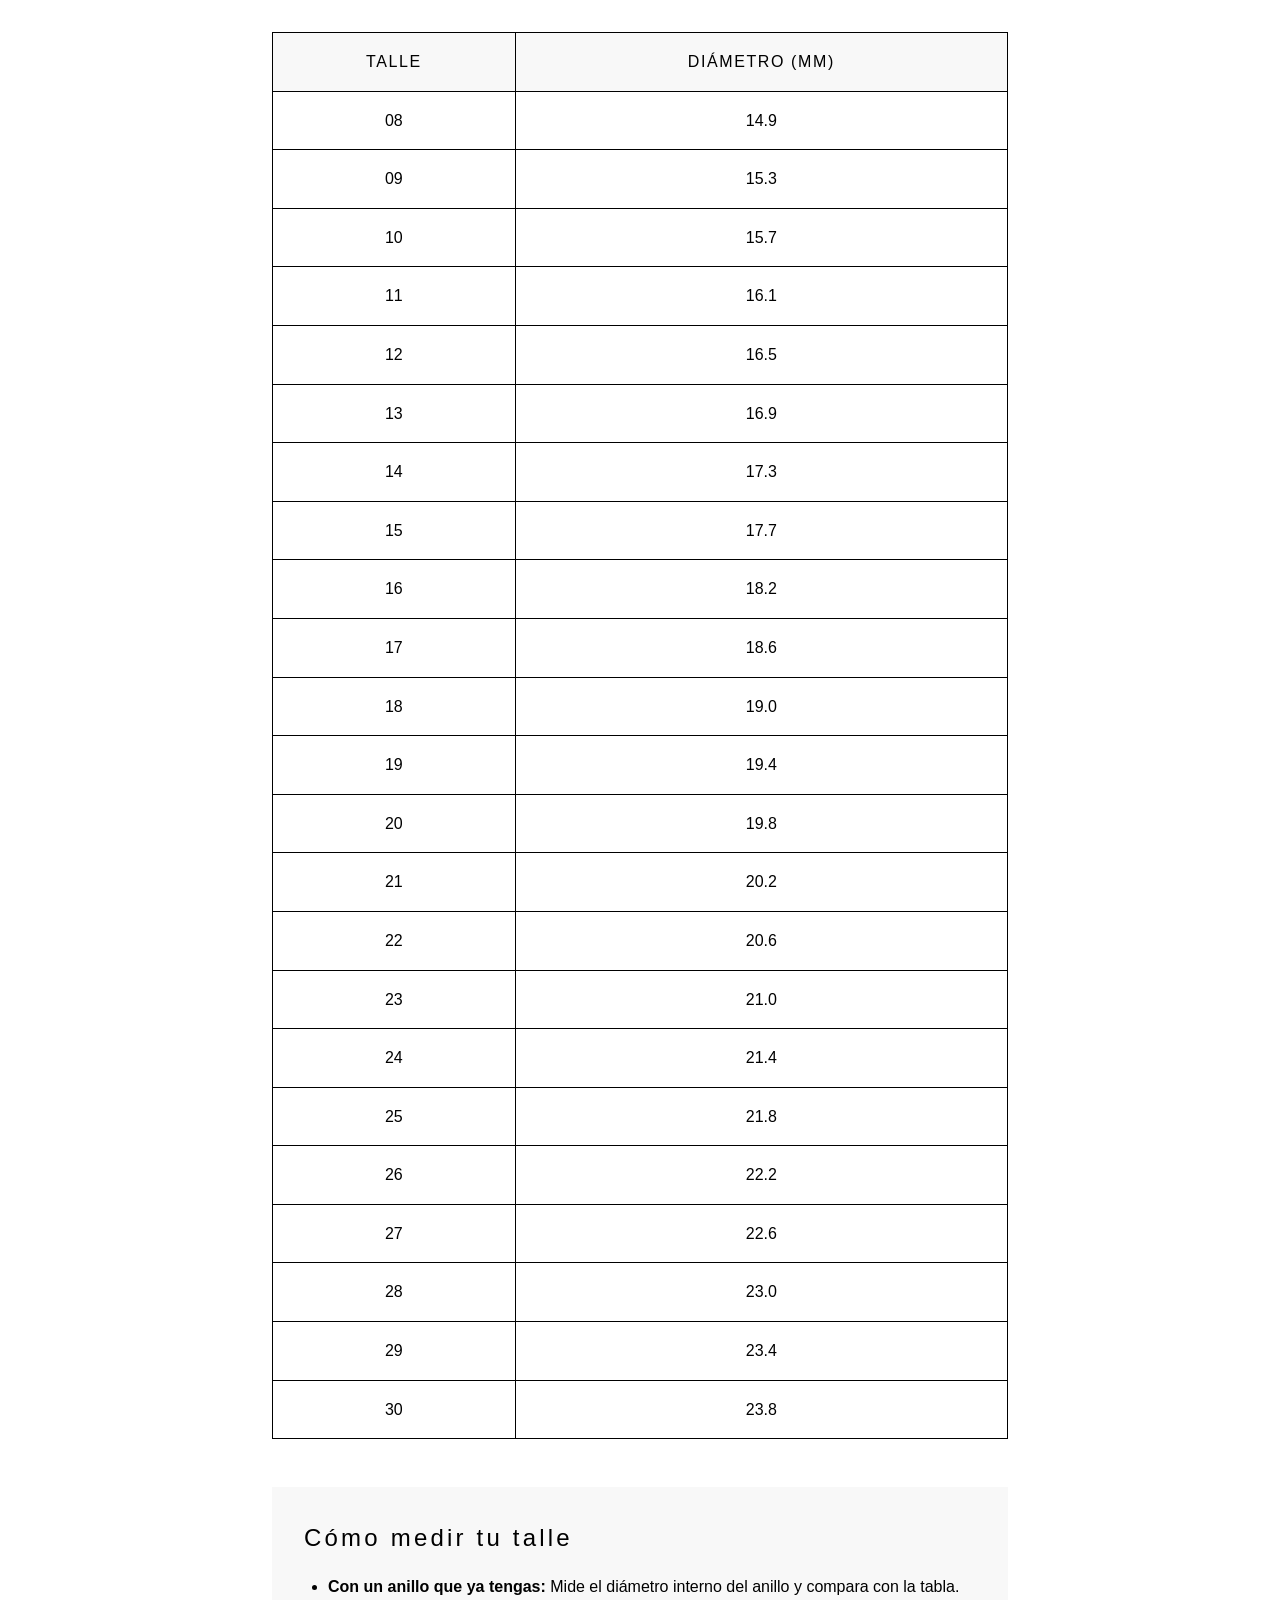
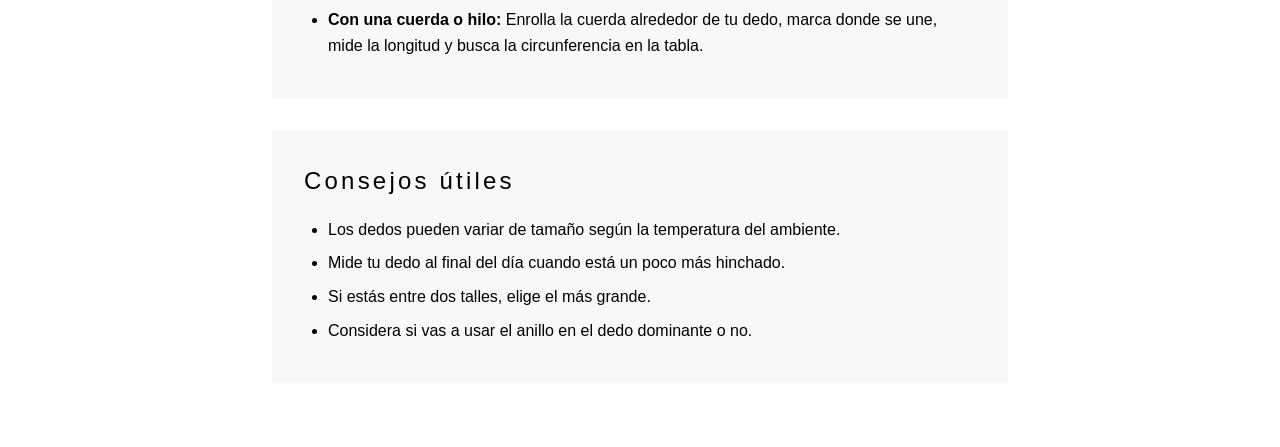
<file: guia_talles.html>
<!DOCTYPE html>
<html lang="es">
<head>
    <meta charset="UTF-8">
    <meta name="viewport" content="width=device-width, initial-scale=1.0">
    <title>FINA - Guía de Talles</title>
    <style>
        * {
            margin: 0;
            padding: 0;
            box-sizing: border-box;
        }

        body {
            font-family: 'Helvetica Neue', Helvetica, Arial, sans-serif;
            color: #000;
            line-height: 1.6;
            background: #fff;
            padding: 2rem;
            max-width: 800px;
            margin: 0 auto;
        }

        h1 {
            font-size: 2rem;
            font-weight: 300;
            margin-bottom: 2rem;
            text-align: center;
            letter-spacing: 0.3rem;
            text-transform: uppercase;
        }

        .intro {
            text-align: center;
            margin-bottom: 3rem;
            color: #666;
        }

        .size-table {
            width: 100%;
            border-collapse: collapse;
            margin-bottom: 3rem;
        }

        .size-table th,
        .size-table td {
            border: 1px solid #000;
            padding: 1rem;
            text-align: center;
        }

        .size-table th {
            background: #f8f8f8;
            font-weight: 400;
            text-transform: uppercase;
            letter-spacing: 0.1rem;
        }

        .tips {
            background: #f8f8f8;
            padding: 2rem;
            margin-bottom: 2rem;
        }

        .tips h2 {
            font-size: 1.5rem;
            font-weight: 400;
            margin-bottom: 1rem;
            letter-spacing: 0.2rem;
        }

        .tips ul {
            margin-left: 1.5rem;
        }

        .tips li {
            margin-bottom: 0.5rem;
        }

        .chart-placeholder {
            background: #f8f8f8;
            padding: 3rem;
            text-align: center;
            margin-bottom: 2rem;
            border: 1px dashed #000;
        }

        .chart-placeholder p {
            font-size: 0.9rem;
            color: #666;
        }

        .close-btn {
            display: block;
            margin: 2rem auto;
            padding: 1rem 2rem;
            background: #fff;
            border: 2px solid #000;
            cursor: pointer;
            font-size: 0.9rem;
            text-transform: uppercase;
            letter-spacing: 0.1rem;
            text-decoration: none;
            text-align: center;
            transition: all 0.3s;
        }

        .close-btn:hover {
            background: #000;
            color: #fff;
        }
    </style>
</head>
<body>
    <table class="size-table">
        <thead>
            <tr>
                <th>Talle</th>
                <th>Diámetro (mm)</th>
            </tr>
        </thead>
        <tbody>
            <tr>
                <td>08</td>
                <td>14.9</td>
            </tr>
            <tr>
                <td>09</td>
                <td>15.3</td>
            </tr>
            <tr>
                <td>10</td>
                <td>15.7</td>
            </tr>
            <tr>
                <td>11</td>
                <td>16.1</td>
            </tr>
            <tr>
                <td>12</td>
                <td>16.5</td>
            <tr>
                <td>13</td>
                <td>16.9</td>
            </tr>
            <tr>
                <td>14</td>
                <td>17.3</td>
            </tr>
            <tr>
                <td>15</td>
                <td>17.7</td>
            </tr>
            <tr>
                <td>16</td>
                <td>18.2</td>
            </tr>
            <tr>
                <td>17</td>
                <td>18.6</td>
            </tr>
            <tr>
                <td>18</td>
                <td>19.0</td>
            </tr>
            <tr>
                <td>19</td>
                <td>19.4</td>
            </tr>
            <tr>
                <td>20</td>
                <td>19.8</td>
            </tr>
            <tr>
                <td>21</td>
                <td>20.2</td>
            </tr>
            <tr>
                <td>22</td>
                <td>20.6</td>
            </tr>
            <tr>
                <td>23</td>
                <td>21.0</td>
            </tr>
            <tr>
                <td>24</td>
                <td>21.4</td>
            </tr>
            <tr>
                <td>25</td>
                <td>21.8</td>
            </tr>
            <tr>
                <td>26</td>
                <td>22.2</td>
            </tr>
            <tr>
                <td>27</td>
                <td>22.6</td>
            </tr>
            <tr>
                <td>28</td>
                <td>23.0</td>
            </tr>
            <tr>
                <td>29</td>
                <td>23.4</td>
            </tr>
            <tr>
                <td>30</td>
                <td>23.8</td>
            </tr>
        </tbody>
    </table>

    <div class="tips">
        <h2>Cómo medir tu talle</h2>
        <ul>
            <li><strong>Con un anillo que ya tengas:</strong> Mide el diámetro interno del anillo y compara con la tabla.</li>
            <li><strong>Con una cuerda o hilo:</strong> Enrolla la cuerda alrededor de tu dedo, marca donde se une, mide la longitud y busca la circunferencia en la tabla.</li>
        </ul>
    </div>

    <div class="tips">
        <h2>Consejos útiles</h2>
        <ul>
            <li>Los dedos pueden variar de tamaño según la temperatura del ambiente.</li>
            <li>Mide tu dedo al final del día cuando está un poco más hinchado.</li>
            <li>Si estás entre dos talles, elige el más grande.</li>
            <li>Considera si vas a usar el anillo en el dedo dominante o no.</li>
        </ul>
    </div>

</body> <!-- Anda bien igual con este error -->
</html>
</file>
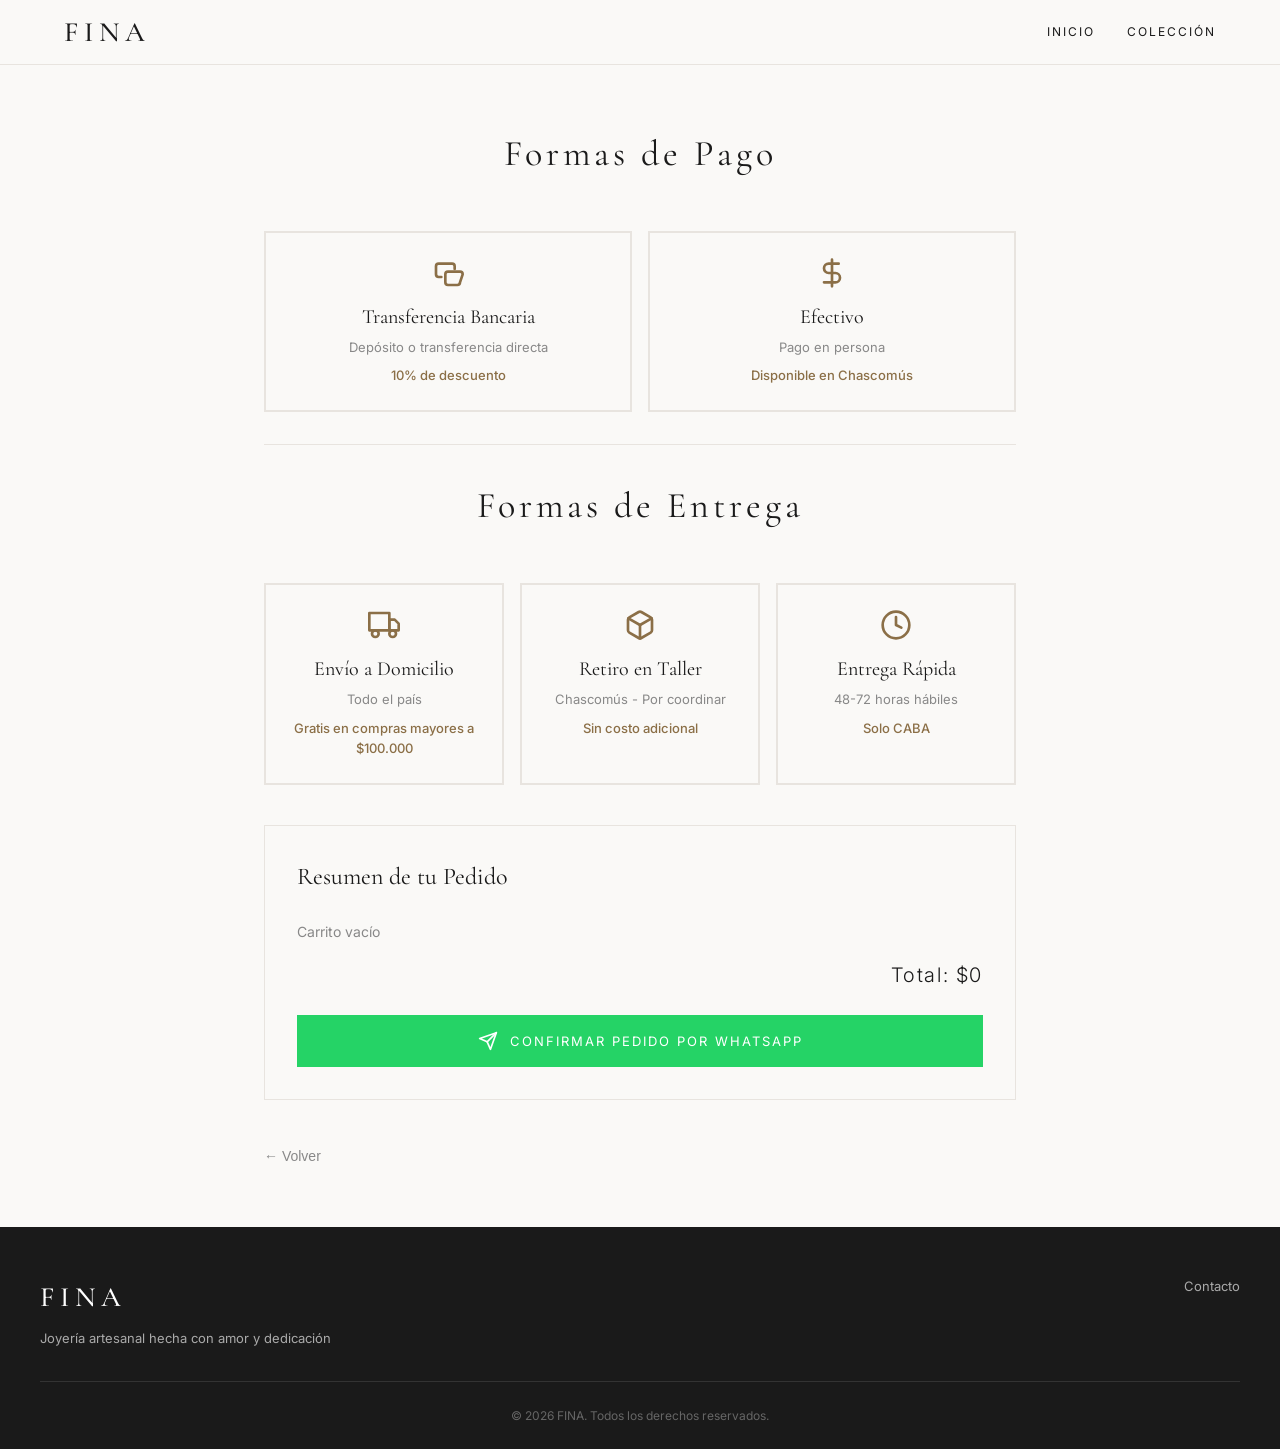
<file: pago.html>
<!DOCTYPE html>
<html lang="es">
<head>
    <meta charset="UTF-8">
    <meta name="viewport" content="width=device-width, initial-scale=1.0">
    <title>FINA - Pago y Entrega</title>
    <link rel="stylesheet" href="styles.css">
</head>
<body>
    <!-- Header -->
    <header>
        <nav class="navbar">
            <div class="logo">FINA</div>
            <div class="nav-links">
                <a href="index.html" class="nav-link">Inicio</a>
                <a href="index.html#anillos" class="nav-link">Colección</a>
            </div>
        </nav>
    </header>

    <!-- Payment Section -->
    <section class="payment-section">
        <div class="payment-container">
            <h2 class="section-title">Formas de Pago</h2>

            <div class="payment-methods">
                <div class="payment-card" data-payment="transferencia" onclick="selectPayment('transferencia')">
                    <div class="payment-icon">
                        <svg xmlns="http://www.w3.org/2000/svg" width="32" height="32" viewBox="0 0 24 24" fill="none" stroke="currentColor" stroke-width="2" stroke-linecap="round" stroke-linejoin="round">
                            <path d="M17 9V7a2 2 0 0 0-2-2H5a2 2 0 0 0-2 2v6a2 2 0 0 0 2 2h2"/>
                            <path d="M21 19a2 2 0 0 1-2 2h-7a2 2 0 0 1-2-2v-6a2 2 0 0 1 2-2h9a2 2 0 0 1 2 2z"/>
                        </svg>
                    </div>
                    <h3>Transferencia Bancaria</h3>
                    <p>Depósito o transferencia directa</p>
                    <p class="payment-highlight">10% de descuento</p>
                </div>

                <div class="payment-card" data-payment="efectivo" onclick="selectPayment('efectivo')">
                    <div class="payment-icon">
                        <svg xmlns="http://www.w3.org/2000/svg" width="32" height="32" viewBox="0 0 24 24" fill="none" stroke="currentColor" stroke-width="2" stroke-linecap="round" stroke-linejoin="round">
                            <path d="M12 2v20M17 5H9.5a3.5 3.5 0 0 0 0 7h5a3.5 3.5 0 0 1 0 7H6"/>
                        </svg>
                    </div>
                    <h3>Efectivo</h3>
                    <p>Pago en persona</p>
                    <p class="payment-highlight">Disponible en Chascomús</p>
                </div>
            </div>

            <div class="payment-divider"></div>

            <h2 class="section-title">Formas de Entrega</h2>

            <div class="delivery-methods">
                <div class="delivery-card" data-delivery="envio" onclick="selectDelivery('envio')">
                    <div class="delivery-icon">
                        <svg xmlns="http://www.w3.org/2000/svg" width="32" height="32" viewBox="0 0 24 24" fill="none" stroke="currentColor" stroke-width="2" stroke-linecap="round" stroke-linejoin="round">
                            <rect x="1" y="3" width="15" height="13"/>
                            <polygon points="16 8 20 8 23 11 23 16 16 16 16 8"/>
                            <circle cx="5.5" cy="18.5" r="2.5"/>
                            <circle cx="18.5" cy="18.5" r="2.5"/>
                        </svg>
                    </div>
                    <h3>Envío a Domicilio</h3>
                    <p>Todo el país</p>
                    <p class="delivery-highlight">Gratis en compras mayores a $100.000</p>
                </div>

                <div class="delivery-card" data-delivery="retiro" onclick="selectDelivery('retiro')">
                    <div class="delivery-icon">
                        <svg xmlns="http://www.w3.org/2000/svg" width="32" height="32" viewBox="0 0 24 24" fill="none" stroke="currentColor" stroke-width="2" stroke-linecap="round" stroke-linejoin="round">
                            <path d="M21 16V8a2 2 0 0 0-1-1.73l-7-4a2 2 0 0 0-2 0l-7 4A2 2 0 0 0 3 8v8a2 2 0 0 0 1 1.73l7 4a2 2 0 0 0 2 0l7-4A2 2 0 0 0 21 16z"/>
                            <polyline points="3.27 6.96 12 12.01 20.73 6.96"/>
                            <line x1="12" y1="22.08" x2="12" y2="12"/>
                        </svg>
                    </div>
                    <h3>Retiro en Taller</h3>
                    <p>Chascomús - Por coordinar</p>
                    <p class="delivery-highlight">Sin costo adicional</p>
                </div>

                <div class="delivery-card" data-delivery="rapida" onclick="selectDelivery('rapida')">
                    <div class="delivery-icon">
                        <svg xmlns="http://www.w3.org/2000/svg" width="32" height="32" viewBox="0 0 24 24" fill="none" stroke="currentColor" stroke-width="2" stroke-linecap="round" stroke-linejoin="round">
                            <circle cx="12" cy="12" r="10"/>
                            <polyline points="12 6 12 12 16 14"/>
                        </svg>
                    </div>
                    <h3>Entrega Rápida</h3>
                    <p>48-72 horas hábiles</p>
                    <p class="delivery-highlight">Solo CABA</p>
                </div>
            </div>

            <div class="order-summary">
                <h3>Resumen de tu Pedido</h3>
                <div id="order-items" class="order-items"></div>
                <div class="order-total">
                    <p>Total: <span id="order-total">$0</span></p>
                </div>

                <button class="confirm-order-btn" onclick="confirmOrder()">
                    <svg xmlns="http://www.w3.org/2000/svg" width="20" height="20" viewBox="0 0 24 24" fill="none" stroke="currentColor" stroke-width="2" stroke-linecap="round" stroke-linejoin="round">
                        <line x1="22" y1="2" x2="11" y2="13"/>
                        <polygon points="22 2 15 22 11 13 2 9 22 2"/>
                    </svg>
                    Confirmar pedido por WhatsApp
                </button>
            </div>

            <div class="back-btn">
                <button class="back-btn" onclick="window.history.back()">← Volver</button>
            </div>
        </div>
    </section>

    <!-- Footer -->
    <footer>
        <div class="footer-content">
            <div class="footer-left">
                <h3>FINA</h3>
                <p>Joyería artesanal hecha con amor y dedicación</p>
            </div>
            <div class="footer-right">
                <a href="index.html#contacto" class="contact-link-small">Contacto</a>
            </div>
        </div>
        <div class="copyright">
            <p>&copy; 2026 FINA. Todos los derechos reservados.</p>
        </div>
    </footer>

    <script type="module" src="pago.js"></script>
</body>
</html>
</file>
<file: styles.css>
@import url('https://fonts.googleapis.com/css2?family=Cormorant+Garamond:ital,wght@0,300;0,400;0,500;0,600;1,300;1,400&family=Inter:wght@300;400;500&display=swap');

*, *::before, *::after { box-sizing: border-box; margin: 0; padding: 0; }

:root {
  --cream: #faf9f7;
  --dark: #1a1a1a;
  --brown: #8b6f47;
  --border: #e8e4df;
  --white: #fff;
  --gray: #888;
  --light: #f5f3f0;
}

html { scroll-behavior: smooth; }

body {
  font-family: 'Inter', sans-serif;
  background: var(--cream);
  color: var(--dark);
  font-size: 14px;
  line-height: 1.6;
}

/* ── NAVBAR ── */
header {
  position: sticky;
  top: 0;
  z-index: 100;
  background: var(--cream);
  border-bottom: 1px solid var(--border);
}

.navbar {
  max-width: 1200px;
  margin: 0 auto;
  padding: 0 24px;
  height: 64px;
  display: flex;
  align-items: center;
  justify-content: space-between;
}

.logo {
  font-family: 'Cormorant Garamond', serif;
  font-size: 28px;
  font-weight: 500;
  letter-spacing: 6px;
  cursor: pointer;
  text-decoration: none;
  color: var(--dark);
}

.nav-links { display: flex; gap: 32px; }

.nav-link {
  text-decoration: none;
  color: var(--dark);
  font-size: 12px;
  letter-spacing: 2px;
  text-transform: uppercase;
  transition: color 0.2s;
}
.nav-link:hover { color: var(--brown); }

.cart-icon {
  cursor: pointer;
  position: relative;
  display: flex;
  align-items: center;
  color: var(--dark);
  transition: color 0.2s;
}
.cart-icon:hover { color: var(--brown); }

.cart-count {
  position: absolute;
  top: -8px; right: -8px;
  background: var(--brown);
  color: #fff;
  border-radius: 50%;
  width: 18px; height: 18px;
  font-size: 10px;
  display: flex;
  align-items: center;
  justify-content: center;
  font-weight: 500;
}

/* ── HERO SLIDER ── */
.hero-slider {
  position: relative;
  width: 100%;
  height: calc(100vh - 64px);
  overflow: hidden;
}

.slider-container, .slider-wrapper {
  position: relative;
  width: 100%;
  height: 100%;
}

.slide {
  position: absolute;
  inset: 0;
  width: 100%; height: 100%;
  object-fit: cover;
  opacity: 0;
  transition: opacity 0.8s ease;
}
.slide.active { opacity: 1; }

.slider-arrow {
  position: absolute;
  top: 50%;
  transform: translateY(-50%);
  background: rgba(255,255,255,0.75);
  border: none;
  width: 48px; height: 48px;
  border-radius: 50%;
  font-size: 28px;
  cursor: pointer;
  z-index: 10;
  display: flex;
  align-items: center;
  justify-content: center;
  transition: background 0.2s;
  color: var(--dark);
}
.slider-arrow:hover { background: #fff; }
.slider-arrow.prev { left: 20px; }
.slider-arrow.next { right: 20px; }

.slider-dots {
  position: absolute;
  bottom: 20px;
  left: 50%;
  transform: translateX(-50%);
  display: flex;
  gap: 8px;
  z-index: 10;
}

.dot {
  width: 8px; height: 8px;
  border-radius: 50%;
  background: rgba(255,255,255,0.5);
  cursor: pointer;
  transition: background 0.3s;
}
.dot.active { background: #fff; }

/* ── PRODUCTS SECTION ── */
.products-section {
  max-width: 1200px;
  margin: 0 auto;
  padding: 80px 24px;
}

.section-title {
  font-family: 'Cormorant Garamond', serif;
  font-size: 36px;
  font-weight: 400;
  letter-spacing: 4px;
  text-align: center;
  margin-bottom: 48px;
}

.products-grid {
  display: grid;
  grid-template-columns: repeat(auto-fill, minmax(280px, 1fr));
  gap: 32px;
}

.loading {
  grid-column: 1 / -1;
  text-align: center;
  color: var(--gray);
  padding: 80px 0;
  letter-spacing: 1px;
}

.product-card {
  cursor: pointer;
  transition: transform 0.3s;
}
.product-card:hover { transform: translateY(-4px); }

.product-card-image-wrapper {
  position: relative;
  overflow: hidden;
  aspect-ratio: 3 / 4;
  background: var(--light);
  margin-bottom: 16px;
}
.product-card-image-wrapper img {
  width: 100%; height: 100%;
  object-fit: cover;
  transition: transform 0.5s ease;
}
.product-card:hover .product-card-image-wrapper img { transform: scale(1.05); }

.product-card-badge {
  position: absolute;
  top: 12px; left: 12px;
  background: var(--dark);
  color: #fff;
  font-size: 10px;
  letter-spacing: 2px;
  text-transform: uppercase;
  padding: 4px 10px;
}

.product-card-info { padding: 0 4px; }

.product-card-code {
  font-size: 11px;
  color: var(--gray);
  letter-spacing: 2px;
  text-transform: uppercase;
  margin-bottom: 4px;
}

.product-card-name {
  font-family: 'Cormorant Garamond', serif;
  font-size: 22px;
  font-weight: 400;
  margin-bottom: 8px;
}

.product-card-price {
  font-size: 13px;
  color: var(--dark);
  font-weight: 300;
  letter-spacing: 0.05em;
}

.product-card-btn {
  display: block;
  width: 100%;
  margin-top: 12px;
  padding: 12px;
  background: transparent;
  border: 1px solid var(--dark);
  color: var(--dark);
  font-family: 'Inter', sans-serif;
  font-size: 11px;
  letter-spacing: 2px;
  text-transform: uppercase;
  cursor: pointer;
  transition: all 0.2s;
}
.product-card-btn:hover:not(:disabled) {
  background: var(--dark);
  color: #fff;
}
.product-card-btn:disabled {
  border-color: var(--border);
  color: var(--gray);
  cursor: default;
}

.coming-soon-section { margin-top: 80px; }
.product-card.coming-soon .product-card-image-wrapper { filter: grayscale(0.3); }

/* ── CART SIDEBAR ── */
.cart-sidebar {
  position: fixed;
  top: 0; right: -420px;
  width: 420px;
  height: 100vh;
  background: var(--white);
  z-index: 200;
  display: flex;
  flex-direction: column;
  transition: right 0.4s ease;
  box-shadow: -4px 0 30px rgba(0,0,0,0.1);
}
.cart-sidebar.open { right: 0; }

.cart-header {
  padding: 24px;
  border-bottom: 1px solid var(--border);
  display: flex;
  justify-content: space-between;
  align-items: center;
}
.cart-header h2 {
  font-family: 'Cormorant Garamond', serif;
  font-size: 24px;
  font-weight: 400;
  letter-spacing: 2px;
}

.close-cart {
  background: none;
  border: none;
  font-size: 28px;
  cursor: pointer;
  color: var(--dark);
  line-height: 1;
}

.cart-items {
  flex: 1;
  overflow-y: auto;
  padding: 16px 24px;
}

.cart-item {
  display: flex;
  gap: 16px;
  padding: 16px 0;
  border-bottom: 1px solid var(--border);
}
.cart-item img {
  width: 80px; height: 80px;
  object-fit: cover;
  flex-shrink: 0;
}
.cart-item-info { flex: 1; }
.cart-item-name {
  font-family: 'Cormorant Garamond', serif;
  font-size: 18px;
  margin-bottom: 4px;
}
.cart-item-details { font-size: 12px; color: var(--gray); margin-bottom: 8px; }
.cart-item-price { font-size: 13px; color: var(--dark); font-weight: 300; letter-spacing: 0.05em; }

.cart-item-remove {
  background: none;
  border: none;
  color: var(--gray);
  cursor: pointer;
  font-size: 20px;
  align-self: flex-start;
  transition: color 0.2s;
}
.cart-item-remove:hover { color: var(--dark); }

.cart-footer {
  padding: 24px;
  border-top: 1px solid var(--border);
}
.cart-total { margin-bottom: 20px; font-size: 16px; }
.cart-total span { font-weight: 600; color: var(--brown); }
.cart-empty { text-align: center; color: var(--gray); padding: 48px 0; }

/* Slide button */
.slide-button-wrapper {
  position: relative;
  width: 100%; height: 56px;
  background: var(--light);
  overflow: hidden;
  display: flex;
  align-items: center;
}
.slide-button-bg {
  position: absolute;
  left: 0; top: 0;
  height: 100%; width: 56px;
  background: var(--dark);
  pointer-events: none;
}
.slide-button {
  position: relative;
  z-index: 2;
  width: 56px; height: 56px;
  background: var(--dark);
  border: none;
  color: #fff;
  cursor: grab;
  display: flex;
  align-items: center;
  justify-content: center;
  flex-shrink: 0;
  touch-action: none;
}
.slide-button:active { cursor: grabbing; }
.slide-text {
  position: relative;
  z-index: 2;
  flex: 1;
  text-align: center;
  font-size: 11px;
  letter-spacing: 2px;
  text-transform: uppercase;
  color: var(--gray);
  user-select: none;
  pointer-events: none;
}

.cart-overlay {
  position: fixed;
  inset: 0;
  background: rgba(0,0,0,0.3);
  z-index: 150;
  opacity: 0;
  pointer-events: none;
  transition: opacity 0.4s;
}
.cart-overlay.open { opacity: 1; pointer-events: all; }

/* ── FOOTER ── */
footer {
  background: var(--dark);
  color: var(--white);
  padding: 48px 24px 24px;
}
.footer-content {
  max-width: 1200px;
  margin: 0 auto;
  display: flex;
  justify-content: space-between;
  align-items: flex-start;
  margin-bottom: 32px;
}
.footer-left h3 {
  font-family: 'Cormorant Garamond', serif;
  font-size: 28px;
  font-weight: 500;
  letter-spacing: 6px;
  margin-bottom: 8px;
}
.footer-left p { color: #aaa; font-size: 13px; }

.contact-link {
  display: flex;
  align-items: center;
  gap: 8px;
  color: #ccc;
  text-decoration: none;
  font-size: 13px;
  transition: color 0.2s;
}
.contact-link:hover { color: #fff; }
.contact-link-small { color: #aaa; text-decoration: none; font-size: 13px; }

.copyright {
  max-width: 1200px;
  margin: 0 auto;
  padding-top: 24px;
  border-top: 1px solid #333;
  font-size: 12px;
  color: #666;
  text-align: center;
}

/* ── PRODUCT DETAILS PAGE ── */
.product-details-section {
  max-width: 1200px;
  margin: 0 auto;
  padding: 60px 24px;
}
.product-details-container {
  display: grid;
  grid-template-columns: 1fr 1fr;
  gap: 64px;
  align-items: start;
}

.product-gallery { position: sticky; top: 84px; }

.gallery-wrapper {
  position: relative;
  aspect-ratio: 3 / 4;
  overflow: hidden;
  background: var(--light);
}
.gallery-main-image { width: 100%; height: 100%; object-fit: cover; }

.gallery-arrow {
  position: absolute;
  top: 50%;
  transform: translateY(-50%);
  background: rgba(255,255,255,0.8);
  border: none;
  width: 40px; height: 40px;
  border-radius: 50%;
  font-size: 24px;
  cursor: pointer;
  display: flex;
  align-items: center;
  justify-content: center;
  transition: background 0.2s;
}
.gallery-arrow:hover { background: #fff; }
.gallery-arrow.prev { left: 12px; }
.gallery-arrow.next { right: 12px; }

.gallery-thumbnails { margin-top: 12px; }
.thumbnail-container { display: flex; gap: 8px; flex-wrap: wrap; }

.thumb {
  width: 72px; height: 72px;
  object-fit: cover;
  cursor: pointer;
  opacity: 0.6;
  transition: opacity 0.2s;
  border: 2px solid transparent;
}
.thumb.active, .thumb:hover { opacity: 1; border-color: var(--dark); }

.product-info-details { padding-top: 8px; }
.product-code { font-size: 11px; color: var(--gray); letter-spacing: 3px; text-transform: uppercase; margin-bottom: 8px; }
.product-title { font-family: 'Cormorant Garamond', serif; font-size: 40px; font-weight: 400; margin-bottom: 16px; line-height: 1.1; }
.product-description { color: var(--gray); font-size: 14px; line-height: 1.8; margin-bottom: 32px; }

.product-price-section { margin-bottom: 32px; }
.price {
  font-family: 'Inter', sans-serif;
  font-size: 26px;
  font-weight: 300;
  letter-spacing: 0.08em;
  color: var(--dark);
  margin-bottom: 4px;
}
.installments { font-size: 13px; color: var(--gray); }

.product-options { margin-bottom: 32px; }
.option-group { margin-bottom: 20px; }
.option-group label { display: block; font-size: 11px; letter-spacing: 2px; text-transform: uppercase; margin-bottom: 12px; }

.material-selector { display: flex; gap: 8px; }
.material-btn {
  padding: 10px 20px;
  border: 1px solid var(--border);
  background: transparent;
  font-family: 'Inter', sans-serif;
  font-size: 13px;
  cursor: pointer;
  transition: all 0.2s;
  color: var(--dark);
}
.material-btn.active { background: var(--dark); color: #fff; border-color: var(--dark); }

.size-select {
  width: 100%;
  padding: 12px 16px;
  border: 1px solid var(--border);
  background: var(--cream);
  font-family: 'Inter', sans-serif;
  font-size: 14px;
  color: var(--dark);
  appearance: none;
  cursor: pointer;
  background-image: url("data:image/svg+xml,%3Csvg xmlns='http://www.w3.org/2000/svg' width='12' height='12' viewBox='0 0 12 12'%3E%3Cpath d='M6 8L1 3h10z' fill='%231a1a1a'/%3E%3C/svg%3E");
  background-repeat: no-repeat;
  background-position: right 16px center;
}

.add-to-cart-btn {
  width: 100%;
  padding: 16px;
  background: var(--dark);
  color: #fff;
  border: none;
  font-family: 'Inter', sans-serif;
  font-size: 12px;
  letter-spacing: 3px;
  text-transform: uppercase;
  cursor: pointer;
  transition: background 0.2s;
  margin-bottom: 16px;
}
.add-to-cart-btn:hover { background: var(--brown); }

.size-guide-link-container { text-align: center; margin-bottom: 32px; }
.size-guide-link { color: var(--gray); font-size: 12px; text-decoration: underline; cursor: pointer; }

.email-subscription-section { border-top: 1px solid var(--border); padding-top: 24px; }

/* Trigger button */
.sub-trigger {
  display: flex;
  align-items: center;
  gap: 10px;
  background: none;
  border: none;
  padding: 0;
  cursor: pointer;
  font-family: 'Inter', sans-serif;
  font-size: 13px;
  letter-spacing: 1px;
  color: var(--gray);
  text-transform: uppercase;
  width: 100%;
  text-align: left;
  transition: color 0.2s;
}
.sub-trigger:hover { color: var(--dark); }
.sub-trigger-icon { font-size: 15px; }
.sub-trigger-arrow {
  margin-left: auto;
  font-size: 18px;
  transition: transform 0.3s ease;
  line-height: 1;
}

/* Collapsible wrapper */
.sub-form-wrapper {
  max-height: 0;
  overflow: hidden;
  transition: max-height 0.4s ease, opacity 0.3s ease;
  opacity: 0;
}
.sub-form-wrapper.open {
  max-height: 500px;
  opacity: 1;
}

.subscription-form { display: flex; flex-direction: column; gap: 12px; padding-top: 20px; }
.subscription-form input {
  padding: 12px 16px;
  border: 1px solid var(--border);
  background: transparent;
  font-family: 'Inter', sans-serif;
  font-size: 14px;
  color: var(--dark);
}
.subscription-form button {
  padding: 12px;
  background: var(--dark);
  color: #fff;
  border: none;
  font-family: 'Inter', sans-serif;
  font-size: 12px;
  letter-spacing: 2px;
  text-transform: uppercase;
  cursor: pointer;
  transition: background 0.2s;
}
.subscription-form button:hover { background: var(--brown); }

/* ── PAYMENT PAGE ── */
.payment-section { max-width: 800px; margin: 0 auto; padding: 60px 24px; }

.payment-methods,
.delivery-methods {
  display: grid;
  grid-template-columns: repeat(auto-fit, minmax(200px, 1fr));
  gap: 16px;
  margin-bottom: 32px;
}

.payment-card,
.delivery-card {
  border: 2px solid var(--border);
  padding: 24px;
  cursor: pointer;
  transition: all 0.2s;
  text-align: center;
}
.payment-card:hover, .delivery-card:hover { border-color: var(--dark); }
.payment-card.selected, .delivery-card.selected { border-color: var(--brown); background: #fdf5ec; }

.payment-icon, .delivery-icon {
  color: var(--brown);
  margin-bottom: 12px;
  display: flex;
  justify-content: center;
}
.payment-card h3, .delivery-card h3 { font-family: 'Cormorant Garamond', serif; font-size: 20px; font-weight: 400; margin-bottom: 4px; }
.payment-card p, .delivery-card p { font-size: 13px; color: var(--gray); }
.payment-highlight, .delivery-highlight { color: var(--brown) !important; font-weight: 500 !important; margin-top: 8px; }

.payment-divider { height: 1px; background: var(--border); margin: 32px 0; }

.order-summary { border: 1px solid var(--border); padding: 32px; margin-top: 40px; }
.order-summary h3 { font-family: 'Cormorant Garamond', serif; font-size: 24px; font-weight: 400; margin-bottom: 24px; }

.order-item {
  display: flex;
  justify-content: space-between;
  align-items: center;
  padding: 12px 0;
  border-bottom: 1px solid var(--border);
}
.order-item-name { font-weight: 500; margin-bottom: 2px; }
.order-item-details { color: var(--gray); font-size: 12px; }
.order-item-price { color: var(--dark); font-weight: 300; letter-spacing: 0.05em; white-space: nowrap; margin-left: 16px; }

.order-total { font-size: 20px; font-weight: 300; letter-spacing: 0.08em; text-align: right; padding-top: 16px; color: var(--dark); }

.confirm-order-btn {
  width: 100%;
  padding: 16px;
  background: #25D366;
  color: #fff;
  border: none;
  font-family: 'Inter', sans-serif;
  font-size: 13px;
  letter-spacing: 2px;
  text-transform: uppercase;
  cursor: pointer;
  display: flex;
  align-items: center;
  justify-content: center;
  gap: 12px;
  margin-top: 24px;
  transition: background 0.2s;
}
.confirm-order-btn:hover { background: #1da851; }

.back-btn { margin-top: 24px; }
.back-btn button { background: none; border: none; color: var(--gray); cursor: pointer; font-size: 14px; }
.back-btn button:hover { color: var(--dark); }

/* ── SIZE GUIDE MODAL ── */
.size-guide-overlay {
  display: none;
  position: fixed;
  inset: 0;
  background: rgba(0,0,0,0.5);
  z-index: 300;
  align-items: center;
  justify-content: center;
  padding: 24px;
  overflow-y: auto;
}
.size-guide-overlay.open { display: flex; }

.size-guide-modal {
  background: var(--white);
  max-width: 520px;
  width: 100%;
  padding: 40px;
  position: relative;
  max-height: 90vh;
  overflow-y: auto;
}

.size-guide-close {
  position: absolute;
  top: 16px; right: 16px;
  background: none;
  border: none;
  font-size: 28px;
  cursor: pointer;
  color: var(--gray);
  line-height: 1;
}
.size-guide-close:hover { color: var(--dark); }

.size-guide-title {
  font-family: 'Cormorant Garamond', serif;
  font-size: 28px;
  font-weight: 400;
  letter-spacing: 3px;
  margin-bottom: 24px;
  text-align: center;
}

.size-guide-table {
  width: 100%;
  border-collapse: collapse;
  margin-bottom: 28px;
  font-size: 14px;
}
.size-guide-table th,
.size-guide-table td {
  border: 1px solid var(--border);
  padding: 8px 16px;
  text-align: center;
}
.size-guide-table th {
  background: var(--light);
  font-size: 11px;
  letter-spacing: 1px;
  text-transform: uppercase;
  font-weight: 400;
}

.size-guide-tips {
  background: var(--light);
  padding: 20px;
  font-size: 13px;
  line-height: 1.7;
}
.size-guide-tips h3 {
  font-family: 'Cormorant Garamond', serif;
  font-size: 18px;
  font-weight: 400;
  margin-bottom: 8px;
}
.size-guide-tips ul { margin-left: 16px; }
.size-guide-tips li { margin-bottom: 6px; }

/* ── SUBSCRIPTION FORM (updated) ── */
.sub-options { display: flex; flex-direction: column; gap: 16px; }
.sub-group {}
.sub-label {
  display: block;
  font-size: 11px;
  letter-spacing: 1px;
  text-transform: uppercase;
  color: var(--gray);
  margin-bottom: 8px;
}
.sub-toggles { display: flex; flex-wrap: wrap; gap: 6px; }
.sub-toggle {
  padding: 6px 12px;
  border: 1px solid var(--border);
  background: transparent;
  font-family: 'Inter', sans-serif;
  font-size: 12px;
  cursor: pointer;
  transition: all 0.15s;
  color: var(--dark);
}
.sub-toggle.active { background: var(--dark); color: var(--white); border-color: var(--dark); }

/* ── RESPONSIVE ── */
@media (max-width: 768px) {
  .hero-slider { height: 60vh; }
  .products-grid { grid-template-columns: repeat(2, 1fr); gap: 16px; }
  .product-details-container { grid-template-columns: 1fr; gap: 32px; }
  .product-gallery { position: static; }
  .navbar { padding: 0 16px; }
  .logo { font-size: 22px; letter-spacing: 4px; }
  .nav-links { gap: 16px; }

  /* Cart mobile fix */
  .cart-sidebar {
    width: 100%;
    right: -100%;
    height: 100vh;
    height: 100dvh;
  }
  .cart-items { min-height: 0; }
  .cart-footer {
    flex-shrink: 0;
    padding-bottom: max(24px, env(safe-area-inset-bottom));
  }
  .size-guide-modal { padding: 24px; }
}

@media (max-width: 480px) {
  .products-grid { grid-template-columns: 1fr; }
  .product-title { font-size: 32px; }
}
</file>
